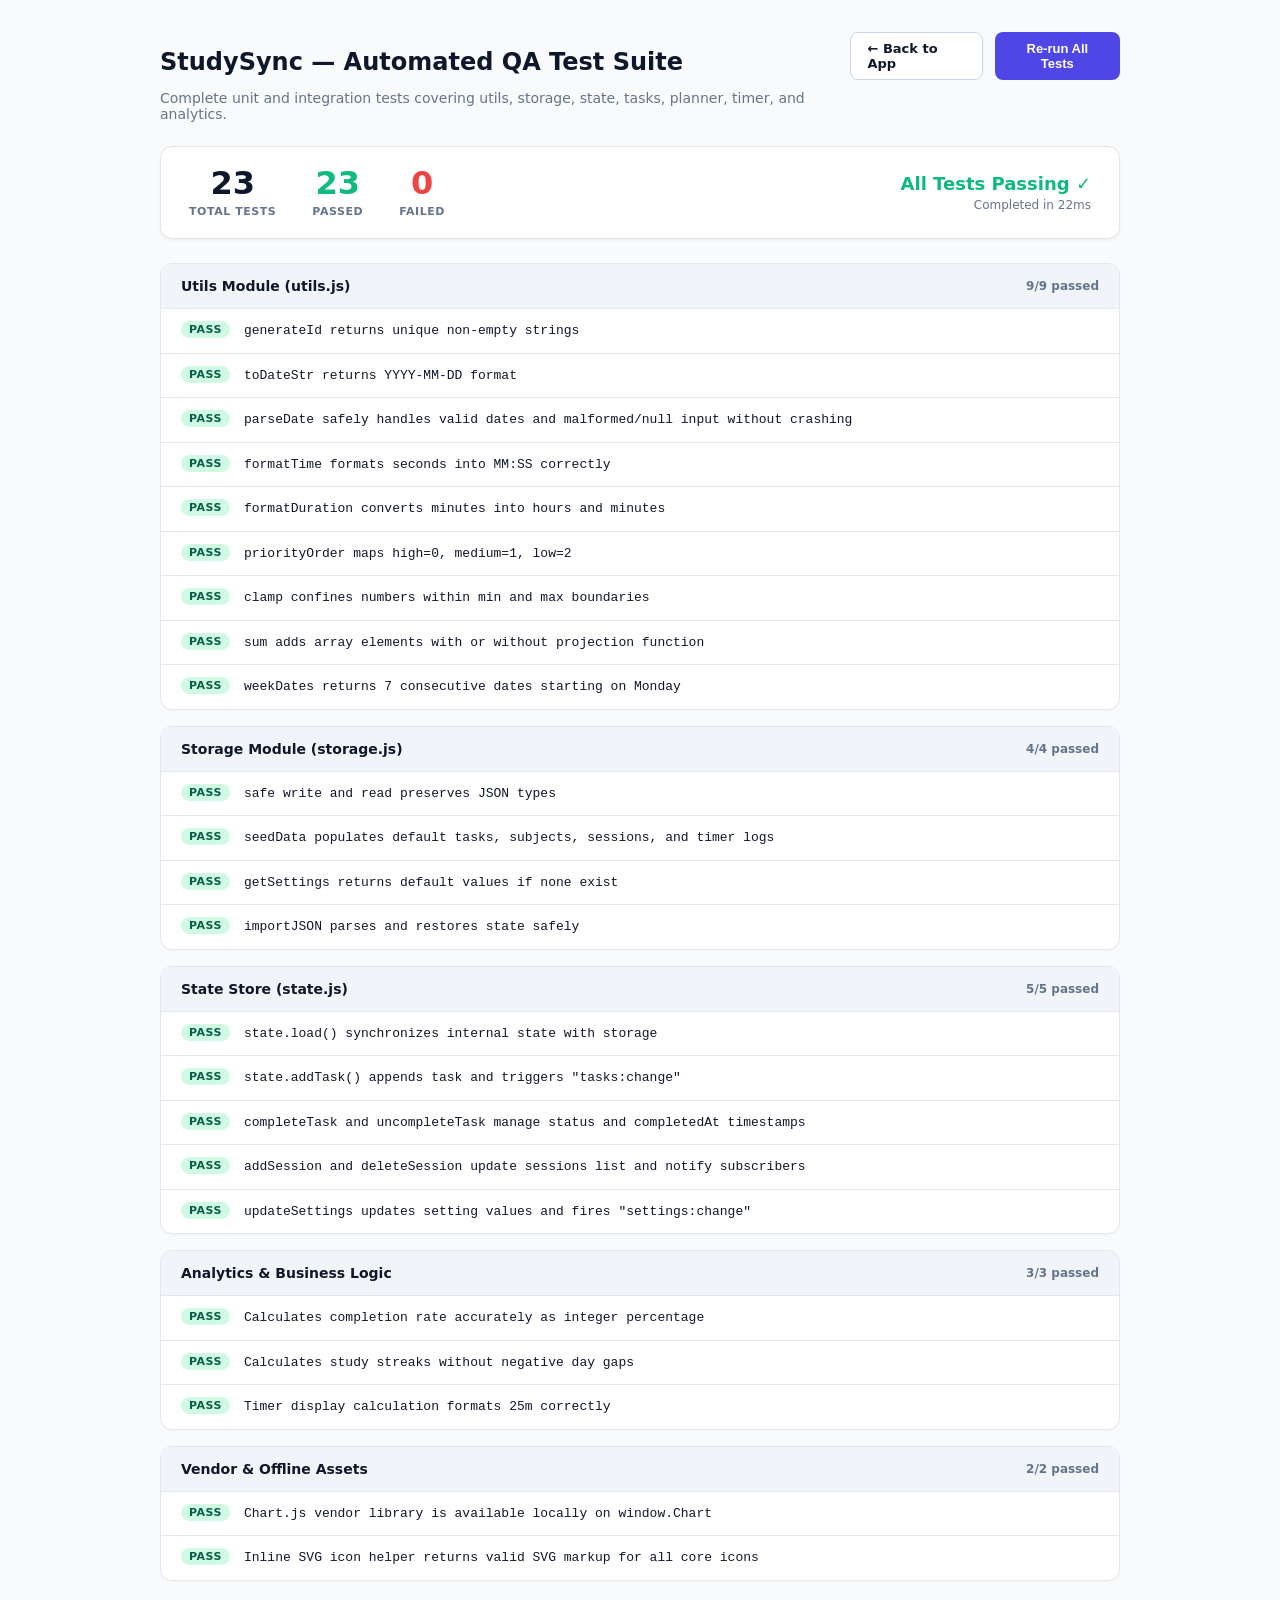
<file: frontend/tests.html>
<!DOCTYPE html>
<html lang="en">
<head>
  <meta charset="UTF-8">
  <meta name="viewport" content="width=device-width, initial-scale=1.0">
  <title>StudySync — Automated QA Test Suite</title>
  <style>
    :root {
      --bg: #F8FAFC;
      --card: #FFFFFF;
      --border: #E5E7EB;
      --text: #0F172A;
      --muted: #64748B;
      --pass: #10B981;
      --fail: #EF4444;
      --primary: #4F46E5;
    }
    body {
      font-family: system-ui, -apple-system, sans-serif;
      background: var(--bg);
      color: var(--text);
      padding: 32px;
      max-width: 960px;
      margin: 0 auto;
    }
    h1 { margin-bottom: 6px; font-size: 24px; font-weight: 700; }
    p.subtitle { color: var(--muted); margin-bottom: 24px; font-size: 14px; }
    .summary-card {
      background: var(--card);
      border: 1px solid var(--border);
      border-radius: 12px;
      padding: 20px 28px;
      margin-bottom: 24px;
      display: flex;
      gap: 36px;
      align-items: center;
      box-shadow: 0 1px 3px rgba(0,0,0,0.05);
    }
    .stat { text-align: center; }
    .stat-val { font-size: 32px; font-weight: 700; line-height: 1; font-variant-numeric: tabular-nums; }
    .stat-val.pass { color: var(--pass); }
    .stat-val.fail { color: var(--fail); }
    .stat-lbl { font-size: 11px; color: var(--muted); margin-top: 6px; text-transform: uppercase; font-weight: 600; letter-spacing: 0.05em; }
    .suite-card {
      background: var(--card);
      border: 1px solid var(--border);
      border-radius: 12px;
      margin-bottom: 16px;
      overflow: hidden;
      box-shadow: 0 1px 2px rgba(0,0,0,0.03);
    }
    .suite-header {
      padding: 14px 20px;
      background: #F1F5F9;
      border-bottom: 1px solid var(--border);
      font-weight: 600;
      font-size: 14px;
      display: flex;
      justify-content: space-between;
      align-items: center;
    }
    .test-row {
      padding: 12px 20px;
      border-bottom: 1px solid var(--border);
      display: flex;
      align-items: flex-start;
      gap: 14px;
      font-size: 13px;
    }
    .test-row:last-child { border-bottom: none; }
    .badge {
      padding: 2px 8px;
      border-radius: 999px;
      font-size: 11px;
      font-weight: 700;
      text-transform: uppercase;
      letter-spacing: 0.5px;
      flex-shrink: 0;
    }
    .badge-pass { background: #D1FAE5; color: #065F46; }
    .badge-fail { background: #FEE2E2; color: #991B1B; }
    .test-msg { flex: 1; font-family: ui-monospace, SFMono-Regular, Menlo, Monaco, Consolas, monospace; line-height: 1.5; }
    .test-err { color: var(--fail); font-size: 12px; margin-top: 4px; font-family: monospace; }
    .btn-run {
      background: var(--primary);
      color: white;
      border: none;
      padding: 8px 16px;
      border-radius: 8px;
      cursor: pointer;
      font-weight: 600;
      font-size: 13px;
      transition: opacity 0.15s;
    }
    .btn-run:hover { opacity: 0.9; }
  </style>

  <!-- Load App scripts in dependency order -->
  <script src="js/vendor/chart.umd.min.js"></script>
  <script src="js/utils.js"></script>
  <script src="js/storage.js"></script>
  <script src="js/state.js"></script>
  <script src="js/app.js"></script>
  <script src="js/dashboard.js"></script>
  <script src="js/tasks.js"></script>
  <script src="js/planner.js"></script>
  <script src="js/timer.js"></script>
  <script src="js/analytics.js"></script>
  <script src="js/settings.js"></script>
</head>
<body>

  <!-- Hidden dummy DOM fixture for UI helper tests -->
  <div id="test-dom-fixture" style="display:none">
    <div id="toast-container"></div>
    <div id="modal-overlay"><div id="modal"></div></div>
    <div id="sidebar"></div>
    <div id="page-dashboard" class="page-section"></div>
    <div id="page-tasks" class="page-section"></div>
    <div id="page-planner" class="page-section"></div>
    <div id="page-timer" class="page-section"></div>
    <div id="page-analytics" class="page-section"></div>
    <div id="page-settings" class="page-section"></div>
    <div id="timer-time"></div>
    <div id="timer-phase"></div>
    <div id="btn-timer-play"></div>
    <svg><circle id="timer-ring-progress"></circle></svg>
  </div>

  <div style="display:flex; justify-content:space-between; align-items:flex-start;">
    <div>
      <h1>StudySync — Automated QA Test Suite</h1>
      <p class="subtitle">Complete unit and integration tests covering utils, storage, state, tasks, planner, timer, and analytics.</p>
    </div>
    <div style="display:flex; gap:12px;">
      <a href="index.html" style="display:inline-block; padding:8px 16px; border:1px solid #CBD5E1; border-radius:8px; text-decoration:none; color:#0F172A; font-size:13px; font-weight:600; background:white;">← Back to App</a>
      <button class="btn-run" onclick="runTests()">Re-run All Tests</button>
    </div>
  </div>

  <div class="summary-card">
    <div class="stat">
      <div class="stat-val" id="stat-total">0</div>
      <div class="stat-lbl">Total Tests</div>
    </div>
    <div class="stat">
      <div class="stat-val pass" id="stat-pass">0</div>
      <div class="stat-lbl">Passed</div>
    </div>
    <div class="stat">
      <div class="stat-val fail" id="stat-fail">0</div>
      <div class="stat-lbl">Failed</div>
    </div>
    <div class="stat" style="margin-left:auto; text-align:right;">
      <div id="stat-status" style="font-weight:700; font-size:18px;">Running...</div>
      <div style="font-size:12px; color:var(--muted); margin-top:4px;" id="stat-time"></div>
    </div>
  </div>

  <div id="suites-container"></div>

  <script>
    var results = { total: 0, passed: 0, failed: 0 };
    var suites = [];
    var currentSuite = null;

    function describe(name, fn) {
      currentSuite = { name: name, tests: [] };
      suites.push(currentSuite);
      fn();
    }

    function it(msg, fn) {
      results.total++;
      var testObj = { msg: msg, pass: false, error: null };
      try {
        fn();
        testObj.pass = true;
        results.passed++;
      } catch (e) {
        testObj.pass = false;
        testObj.error = e.message || String(e);
        results.failed++;
      }
      currentSuite.tests.push(testObj);
    }

    function assert(cond, msg) {
      if (!cond) throw new Error(msg || 'Assertion failed');
    }
    function assertEquals(actual, expected, msg) {
      if (actual !== expected) throw new Error((msg ? msg + ': ' : '') + 'Expected ' + JSON.stringify(expected) + ' but got ' + JSON.stringify(actual));
    }

    function runTests() {
      results = { total: 0, passed: 0, failed: 0 };
      suites = [];
      var startTime = performance.now();

      // ──────────────────────────────────────────
      // 1. Utils Suite
      // ──────────────────────────────────────────
      describe('Utils Module (utils.js)', function() {
        var u = window.StudySync.utils;

        it('generateId returns unique non-empty strings', function() {
          var id1 = u.generateId();
          var id2 = u.generateId();
          assert(typeof id1 === 'string' && id1.length > 5, 'id1 is valid string');
          assert(id1 !== id2, 'id1 and id2 are distinct');
        });

        it('toDateStr returns YYYY-MM-DD format', function() {
          var d = new Date(2026, 9, 18); // Oct 18, 2026
          assertEquals(u.toDateStr(d), '2026-10-18');
        });

        it('parseDate safely handles valid dates and malformed/null input without crashing', function() {
          var valid = u.parseDate('2026-10-18');
          assertEquals(valid.getFullYear(), 2026);
          assertEquals(valid.getMonth(), 9);
          assertEquals(valid.getDate(), 18);

          var safe1 = u.parseDate(null);
          assert(safe1 instanceof Date, 'handles null');
          var safe2 = u.parseDate('');
          assert(safe2 instanceof Date, 'handles empty string');
          var safe3 = u.parseDate('invalid-date');
          assert(safe3 instanceof Date, 'handles invalid string');
        });

        it('formatTime formats seconds into MM:SS correctly', function() {
          assertEquals(u.formatTime(1500), '25:00');
          assertEquals(u.formatTime(65), '01:05');
          assertEquals(u.formatTime(0), '00:00');
        });

        it('formatDuration converts minutes into hours and minutes', function() {
          assertEquals(u.formatDuration(45), '45m');
          assertEquals(u.formatDuration(60), '1h');
          assertEquals(u.formatDuration(90), '1h 30m');
          assertEquals(u.formatDuration(120), '2h');
        });

        it('priorityOrder maps high=0, medium=1, low=2', function() {
          assertEquals(u.priorityOrder('high'), 0);
          assertEquals(u.priorityOrder('medium'), 1);
          assertEquals(u.priorityOrder('low'), 2);
          assertEquals(u.priorityOrder('unknown'), 3);
        });

        it('clamp confines numbers within min and max boundaries', function() {
          assertEquals(u.clamp(50, 0, 100), 50);
          assertEquals(u.clamp(-10, 0, 100), 0);
          assertEquals(u.clamp(150, 0, 100), 100);
        });

        it('sum adds array elements with or without projection function', function() {
          assertEquals(u.sum([10, 20, 30]), 60);
          assertEquals(u.sum([{v: 5}, {v: 15}], function(x){ return x.v; }), 20);
        });

        it('weekDates returns 7 consecutive dates starting on Monday', function() {
          var week = u.weekDates(new Date(2026, 9, 18));
          assertEquals(week.length, 7);
          var mon = week[0].getDay();
          assertEquals(mon, 1, 'First day is Monday');
        });
      });

      // ──────────────────────────────────────────
      // 2. Storage Suite
      // ──────────────────────────────────────────
      describe('Storage Module (storage.js)', function() {
        var s = window.StudySync.storage;

        it('safe write and read preserves JSON types', function() {
          var testKey = 'ss_test_data_qa';
          var payload = { hello: 'world', count: 42, active: true };
          s.write(testKey, payload);
          var readBack = s.read(testKey);
          assertEquals(readBack.hello, 'world');
          assertEquals(readBack.count, 42);
          assertEquals(readBack.active, true);
          localStorage.removeItem(testKey);
        });

        it('seedData populates default tasks, subjects, sessions, and timer logs', function() {
          s.seedData();
          var tasks = s.getTasks();
          var subjects = s.getSubjects();
          var sessions = s.getSessions();
          var timerLog = s.getTimerLog();
          assert(Array.isArray(tasks) && tasks.length >= 5, 'tasks seeded');
          assert(Array.isArray(subjects) && subjects.length >= 3, 'subjects seeded');
          assert(Array.isArray(sessions) && sessions.length >= 3, 'sessions seeded');
          assert(Array.isArray(timerLog) && timerLog.length >= 5, 'timerLog seeded');
        });

        it('getSettings returns default values if none exist', function() {
          var settings = s.getSettings();
          assert(typeof settings.pomodoroDuration === 'number', 'has pomodoroDuration');
          assert(typeof settings.darkMode === 'boolean', 'has darkMode');
          assert(typeof settings.name === 'string', 'has name');
        });

        it('importJSON parses and restores state safely', function() {
          var sample = JSON.stringify({
            tasks: [{ id: 'imp_1', title: 'Imported Task', status: 'todo' }],
            subjects: [{ id: 'sub_1', name: 'Art', color: '#10B981' }],
            sessions: [],
            timerLog: []
          });
          s.importJSON(sample);
          var tasks = s.getTasks();
          var found = tasks.find(function(t){ return t.id === 'imp_1'; });
          assert(found !== undefined, 'Imported task exists');
          // reseed to clean up
          s.seedData();
        });
      });

      // ──────────────────────────────────────────
      // 3. State Management Suite
      // ──────────────────────────────────────────
      describe('State Store (state.js)', function() {
        var state = window.StudySync.state;
        var u = window.StudySync.utils;

        it('state.load() synchronizes internal state with storage', function() {
          state.load();
          var tasks = state.get('tasks');
          assert(Array.isArray(tasks), 'tasks is array');
        });

        it('state.addTask() appends task and triggers "tasks:change"', function() {
          var triggered = false;
          var handler = function() { triggered = true; };
          state.on('tasks:change', handler);

          var testId = 'test_' + u.generateId();
          state.addTask({
            id: testId,
            title: 'Test Task QA',
            subject: 'Mathematics',
            priority: 'high',
            status: 'todo',
            dueDate: '2026-10-25'
          });

          state.off('tasks:change', handler);
          assert(triggered, 'tasks:change event fired');

          var found = state.get('tasks').find(function(t){ return t.id === testId; });
          assert(found !== undefined, 'Task exists in state');
          state.deleteTask(testId);
        });

        it('completeTask and uncompleteTask manage status and completedAt timestamps', function() {
          var testId = 'test_done_' + u.generateId();
          state.addTask({
            id: testId,
            title: 'Task To Complete QA',
            status: 'todo'
          });

          state.completeTask(testId);
          var taskDone = state.get('tasks').find(function(t){ return t.id === testId; });
          assertEquals(taskDone.status, 'done');
          assert(taskDone.completedAt !== null, 'completedAt is set when done');

          state.uncompleteTask(testId);
          var taskTodo = state.get('tasks').find(function(t){ return t.id === testId; });
          assertEquals(taskTodo.status, 'todo');
          assertEquals(taskTodo.completedAt, null, 'completedAt is reset to null when reopened');

          state.deleteTask(testId);
        });

        it('addSession and deleteSession update sessions list and notify subscribers', function() {
          var notified = false;
          var handler = function() { notified = true; };
          state.on('sessions:change', handler);

          var sessId = 'sess_test_' + u.generateId();
          state.addSession({
            id: sessId,
            subject: 'Physics',
            date: '2026-10-18',
            startTime: '10:00',
            endTime: '11:00',
            duration: 60
          });

          assert(notified, 'sessions:change fired on add');
          var sess = state.get('sessions').find(function(s){ return s.id === sessId; });
          assert(sess !== undefined, 'Session added');

          state.deleteSession(sessId);
          var deleted = state.get('sessions').find(function(s){ return s.id === sessId; });
          assertEquals(deleted, undefined, 'Session deleted');
          state.off('sessions:change', handler);
        });

        it('updateSettings updates setting values and fires "settings:change"', function() {
          var eventFired = false;
          var handler = function() { eventFired = true; };
          state.on('settings:change', handler);

          state.updateSettings({ name: 'Jordan Smith' });
          state.off('settings:change', handler);

          assert(eventFired, 'settings:change event fired');
          assertEquals(state.get('settings').name, 'Jordan Smith');
        });
      });

      // ──────────────────────────────────────────
      // 4. Interactive Logic & Math Suite
      // ──────────────────────────────────────────
      describe('Analytics & Business Logic', function() {
        var u = window.StudySync.utils;
        var state = window.StudySync.state;

        it('Calculates completion rate accurately as integer percentage', function() {
          var tasks = [
            { status: 'done' },
            { status: 'done' },
            { status: 'todo' },
            { status: 'in-progress' }
          ];
          var done = tasks.filter(function(t){ return t.status === 'done'; }).length;
          var pct = Math.round((done / tasks.length) * 100);
          assertEquals(pct, 50);
        });

        it('Calculates study streaks without negative day gaps', function() {
          var timerLog = [
            { date: u.today(), duration: 25 },
            { date: u.toDateStr(u.addDays(new Date(), -1)), duration: 25 },
            { date: u.toDateStr(u.addDays(new Date(), -2)), duration: 25 }
          ];
          var byDate = {};
          timerLog.forEach(function(e){ byDate[e.date] = true; });
          var streak = 0;
          var d = new Date();
          d.setHours(0,0,0,0);
          while (true) {
            var key = u.toDateStr(d);
            if (!byDate[key]) break;
            streak++;
            d.setDate(d.getDate() - 1);
          }
          assertEquals(streak, 3, 'Consecutive 3-day streak calculated');
        });

        it('Timer display calculation formats 25m correctly', function() {
          var totalSeconds = 25 * 60;
          var secondsLeft = 1450;
          var pct = 1 - (secondsLeft / totalSeconds);
          var dashOffset = 660 * (1 - pct);
          assert(dashOffset > 0 && dashOffset < 660, 'Ring offset is within bounds');
        });
      });

      // ──────────────────────────────────────────
      // 5. Vendor & Offline Sanity
      // ──────────────────────────────────────────
      describe('Vendor & Offline Assets', function() {
        it('Chart.js vendor library is available locally on window.Chart', function() {
          assert(typeof window.Chart === 'function', 'Chart.js is loaded without external CDN');
        });

        it('Inline SVG icon helper returns valid SVG markup for all core icons', function() {
          var app = window.StudySync.app;
          var requiredIcons = ['dashboard', 'tasks', 'planner', 'timer', 'analytics', 'settings', 'plus', 'check'];
          requiredIcons.forEach(function(name) {
            var svg = app.icon(name);
            assert(typeof svg === 'string' && svg.includes('<svg') && svg.includes('</svg>'), 'icon ' + name + ' is valid SVG');
          });
        });
      });

      var duration = Math.round(performance.now() - startTime);

      // Render Results
      renderUI(duration);
    }

    function renderUI(duration) {
      document.getElementById('stat-total').textContent = results.total;
      document.getElementById('stat-pass').textContent = results.passed;
      document.getElementById('stat-fail').textContent = results.failed;
      document.getElementById('stat-time').textContent = 'Completed in ' + duration + 'ms';

      var statusEl = document.getElementById('stat-status');
      if (results.failed === 0) {
        statusEl.textContent = 'All Tests Passing ✓';
        statusEl.style.color = 'var(--pass)';
      } else {
        statusEl.textContent = results.failed + ' Tests Failed ✕';
        statusEl.style.color = 'var(--fail)';
      }

      var container = document.getElementById('suites-container');
      container.innerHTML = suites.map(function(suite) {
        var rows = suite.tests.map(function(test) {
          return [
            '<div class="test-row">',
              '<span class="badge ' + (test.pass ? 'badge-pass' : 'badge-fail') + '">',
                test.pass ? 'PASS' : 'FAIL',
              '</span>',
              '<div class="test-msg">',
                test.msg,
                test.error ? '<div class="test-err">' + test.error + '</div>' : '',
              '</div>',
            '</div>'
          ].join('');
        }).join('');

        return [
          '<div class="suite-card">',
            '<div class="suite-header">',
              '<span>' + suite.name + '</span>',
              '<span style="font-size:12px; color:var(--muted)">' + suite.tests.filter(function(t){return t.pass;}).length + '/' + suite.tests.length + ' passed</span>',
            '</div>',
            rows,
          '</div>'
        ].join('');
      }).join('');
    }

    // Auto-run on load
    window.addEventListener('DOMContentLoaded', runTests);
  </script>
</body>
</html>
</file>
